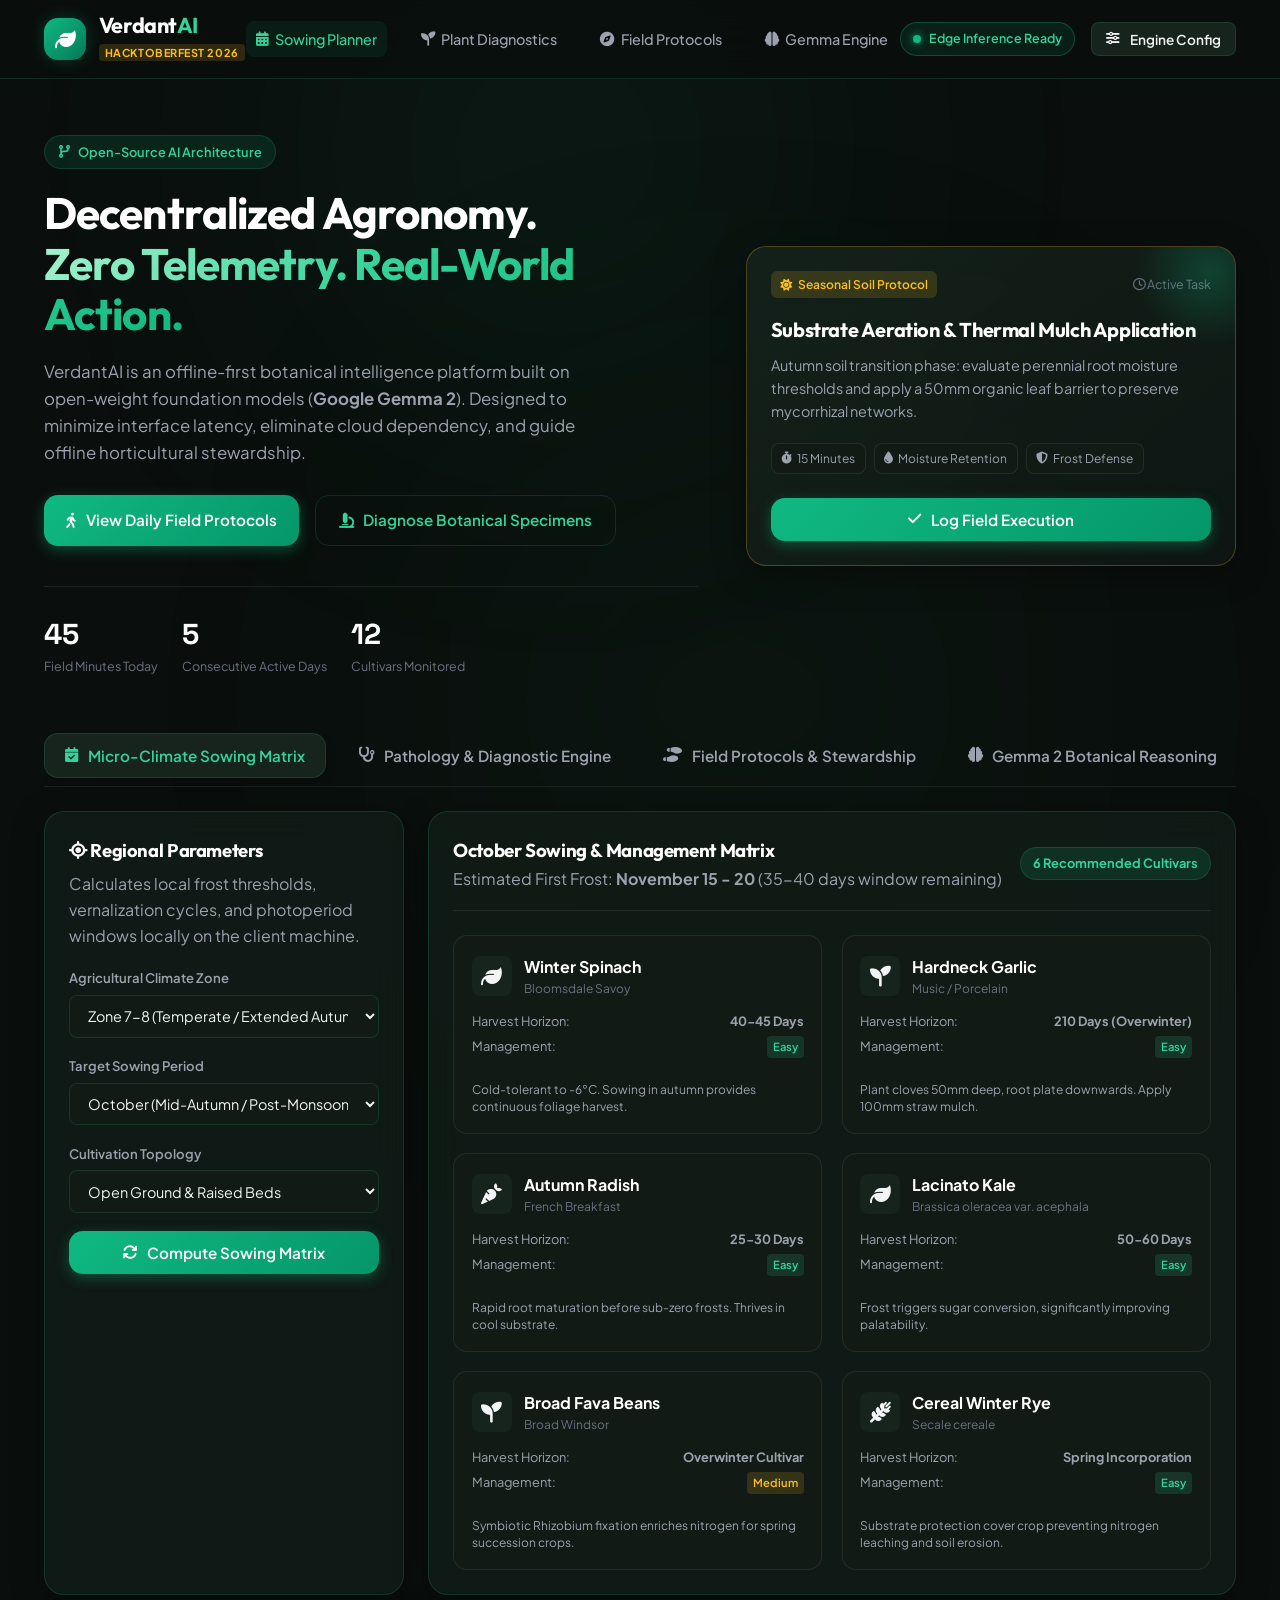
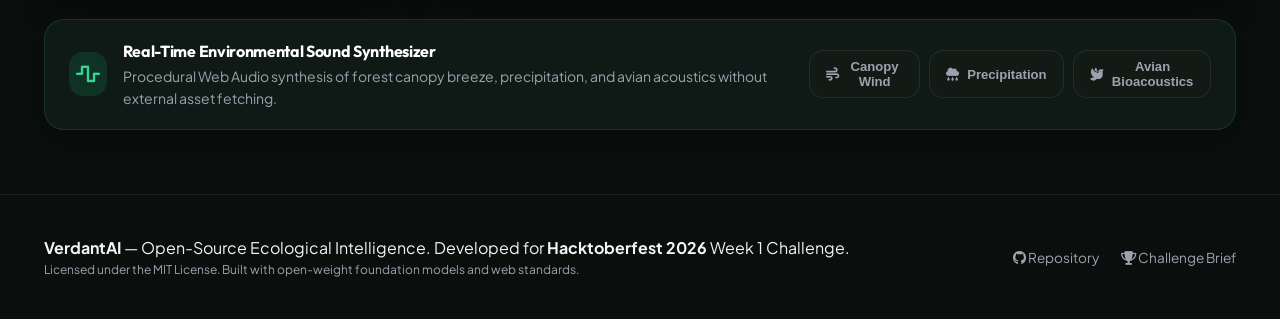
<file: index.html>
<!DOCTYPE html>
<html lang="en">
<head>
    <meta charset="UTF-8">
    <meta name="viewport" content="width=device-width, initial-scale=1.0">
    <title>VerdantAI — Edge-Native Open-Source Flora & Agronomy Companion</title>
    <meta name="description" content="An open-weight AI powered outdoor agronomy and ecological companion designed to reduce screen reliance and facilitate real-world horticulture. Powered by Google Gemma open-weight architecture.">
    <!-- Fonts -->
    <link rel="preconnect" href="https://fonts.googleapis.com">
    <link rel="preconnect" href="https://fonts.gstatic.com" crossorigin>
    <link href="https://fonts.googleapis.com/css2?family=Plus+Jakarta+Sans:wght@300;400;500;600;700;800&family=Space+Grotesk:wght@500;700&family=Outfit:wght@400;600;700;800&display=swap" rel="stylesheet">
    <link rel="stylesheet" href="styles.css">
    <link rel="stylesheet" href="https://cdnjs.cloudflare.com/ajax/libs/font-awesome/6.5.1/css/all.min.css">
</head>
<body class="dark-theme">
    <!-- Ambient Background Lighting -->
    <div class="ambient-glow glow-top"></div>
    <div class="ambient-glow glow-bottom"></div>

    <!-- Header Navigation -->
    <header class="site-header">
        <div class="container header-container">
            <div class="logo-area">
                <div class="logo-icon">
                    <i class="fa-solid fa-leaf"></i>
                </div>
                <div class="logo-text">
                    <h1>Verdant<span>AI</span></h1>
                    <span class="badge-tag">Hacktoberfest 2026</span>
                </div>
            </div>

            <nav class="nav-links">
                <a href="#planner" class="nav-item active"><i class="fa-solid fa-calendar-days"></i> Sowing Planner</a>
                <a href="#doctor" class="nav-item"><i class="fa-solid fa-seedling"></i> Plant Diagnostics</a>
                <a href="#quests" class="nav-item"><i class="fa-solid fa-compass"></i> Field Protocols</a>
                <a href="#gemma-chat" class="nav-item"><i class="fa-solid fa-brain"></i> Gemma Engine</a>
            </nav>

            <div class="header-actions">
                <div class="offline-badge" id="networkStatus">
                    <span class="status-dot online"></span>
                    <span class="status-text">Edge Inference Ready</span>
                </div>
                <button class="btn btn-secondary btn-sm" id="settingsBtn" title="Inference Engine Configuration">
                    <i class="fa-solid fa-sliders"></i> Engine Config
                </button>
            </div>
        </div>
    </header>

    <!-- Main Viewport -->
    <main class="main-content">
        <!-- Hero Section -->
        <section class="hero-section">
            <div class="container hero-layout">
                <div class="hero-content">
                    <div class="pill-badge">
                        <i class="fa-solid fa-code-branch"></i> Open-Source AI Architecture
                    </div>
                    <h2 class="hero-title">
                        Decentralized Agronomy. <br>
                        <span class="gradient-text">Zero Telemetry. Real-World Action.</span>
                    </h2>
                    <p class="hero-subtitle">
                        VerdantAI is an offline-first botanical intelligence platform built on open-weight foundation models (<strong>Google Gemma 2</strong>). Designed to minimize interface latency, eliminate cloud dependency, and guide offline horticultural stewardship.
                    </p>
                    <div class="hero-cta-group">
                        <a href="#quests" class="btn btn-primary">
                            <i class="fa-solid fa-person-walking"></i> View Daily Field Protocols
                        </a>
                        <a href="#doctor" class="btn btn-outline">
                            <i class="fa-solid fa-microscope"></i> Diagnose Botanical Specimens
                        </a>
                    </div>

                    <!-- Metrics -->
                    <div class="outdoor-stats-bar">
                        <div class="stat-card">
                            <span class="stat-num" id="outdoorMinsTotal">45</span>
                            <span class="stat-lbl">Field Minutes Today</span>
                        </div>
                        <div class="stat-card">
                            <span class="stat-num" id="currentStreak">5</span>
                            <span class="stat-lbl">Consecutive Active Days</span>
                        </div>
                        <div class="stat-card">
                            <span class="stat-num" id="plantsNurtured">12</span>
                            <span class="stat-lbl">Cultivars Monitored</span>
                        </div>
                    </div>
                </div>

                <!-- Active Protocol Card -->
                <div class="hero-visual">
                    <div class="glass-card quest-preview-card">
                        <div class="card-glow"></div>
                        <div class="card-header-bar">
                            <div class="chip chip-gold"><i class="fa-solid fa-sun"></i> Seasonal Soil Protocol</div>
                            <span class="time-stamp"><i class="fa-regular fa-clock"></i> Active Task</span>
                        </div>
                        <h3>Substrate Aeration & Thermal Mulch Application</h3>
                        <p class="card-desc">Autumn soil transition phase: evaluate perennial root moisture thresholds and apply a 50mm organic leaf barrier to preserve mycorrhizal networks.</p>
                        
                        <div class="quest-tags">
                            <span class="tag"><i class="fa-solid fa-stopwatch"></i> 15 Minutes</span>
                            <span class="tag"><i class="fa-solid fa-droplet"></i> Moisture Retention</span>
                            <span class="tag"><i class="fa-solid fa-shield-halved"></i> Frost Defense</span>
                        </div>

                        <div class="action-row">
                            <button class="btn btn-primary btn-block" id="completeHeroQuest">
                                <i class="fa-solid fa-check"></i> Log Field Execution
                            </button>
                        </div>
                    </div>
                </div>
            </div>
        </section>

        <!-- Application Workspace -->
        <section class="container app-workspace">
            <div class="tabs-header">
                <button class="tab-btn active" data-tab="plannerTab">
                    <i class="fa-solid fa-calendar-check"></i>
                    <span>Micro-Climate Sowing Matrix</span>
                </button>
                <button class="tab-btn" data-tab="doctorTab">
                    <i class="fa-solid fa-stethoscope"></i>
                    <span>Pathology & Diagnostic Engine</span>
                </button>
                <button class="tab-btn" data-tab="questsTab">
                    <i class="fa-solid fa-shoe-prints"></i>
                    <span>Field Protocols & Stewardship</span>
                </button>
                <button class="tab-btn" data-tab="gemmaChatTab">
                    <i class="fa-solid fa-brain"></i>
                    <span>Gemma 2 Botanical Reasoning</span>
                </button>
            </div>

            <!-- Tab 1: Sowing Matrix -->
            <div class="tab-pane active" id="plannerTab">
                <div class="pane-grid">
                    <!-- Configuration Panel -->
                    <div class="glass-card pane-sidebar">
                        <h3><i class="fa-solid fa-location-crosshairs"></i> Regional Parameters</h3>
                        <p class="text-muted">Calculates local frost thresholds, vernalization cycles, and photoperiod windows locally on the client machine.</p>

                        <form id="climateForm" class="climate-form">
                            <div class="form-group">
                                <label for="climateZone">Agricultural Climate Zone</label>
                                <select id="climateZone" class="form-input">
                                    <option value="zone_temperate_north">Zone 5-6 (Continental / Severe Frost)</option>
                                    <option value="zone_moderate" selected>Zone 7-8 (Temperate / Extended Autumn)</option>
                                    <option value="zone_warm_subtropical">Zone 9-10 (Subtropical / Mild Winter)</option>
                                    <option value="zone_tropical">Zone 11+ (Tropical / Continuous Photoperiod)</option>
                                    <option value="zone_india_monsoon">South Asian Plain (Rabi Autumn-Winter Cycle)</option>
                                </select>
                            </div>

                            <div class="form-group">
                                <label for="currentMonth">Target Sowing Period</label>
                                <select id="currentMonth" class="form-input">
                                    <option value="10" selected>October (Mid-Autumn / Post-Monsoon)</option>
                                    <option value="11">November (Late Autumn Transition)</option>
                                    <option value="12">December (Early Winter)</option>
                                    <option value="1">January (Mid Winter Dormancy)</option>
                                    <option value="2">February (Late Winter Awakening)</option>
                                    <option value="3">March (Early Spring Germination)</option>
                                    <option value="4">April (Mid Spring Vegetation)</option>
                                    <option value="5">May (Late Spring / Early Summer)</option>
                                </select>
                            </div>

                            <div class="form-group">
                                <label for="gardenType">Cultivation Topology</label>
                                <select id="gardenType" class="form-input">
                                    <option value="backyard">Open Ground & Raised Beds</option>
                                    <option value="balcony">High-Density Container Substrates</option>
                                    <option value="indoor_windowsill">Protected Micro-Climates & Cold Frames</option>
                                    <option value="orchard">Perennial Silvopasture & Agroforestry</option>
                                </select>
                            </div>

                            <button type="submit" class="btn btn-primary btn-block">
                                <i class="fa-solid fa-arrows-rotate"></i> Compute Sowing Matrix
                            </button>
                        </form>
                    </div>

                    <!-- Computed Sowing Data -->
                    <div class="glass-card pane-main">
                        <div class="schedule-header">
                            <div>
                                <h3 id="scheduleTitle">October Sowing & Management Matrix</h3>
                                <p class="text-muted" id="frostDateInfo">Estimated First Frost: <strong>November 15 - 20</strong> (35-40 days window remaining)</p>
                            </div>
                            <div class="badge-count" id="recommendedCropsCount">6 Optimal Cultivars</div>
                        </div>

                        <div class="crops-grid" id="cropsGrid">
                            <!-- Populated dynamically via app.js -->
                        </div>
                    </div>
                </div>
            </div>

            <!-- Tab 2: Pathology & Diagnostics -->
            <div class="tab-pane" id="doctorTab">
                <div class="doctor-layout">
                    <div class="glass-card doctor-upload-card">
                        <h3><i class="fa-solid fa-microscope"></i> Specimen Symptom Assessment</h3>
                        <p class="text-muted">Analyze leaf chlorosis, necrotic margins, and pest vectors using localized botanical classification algorithms.</p>

                        <div class="upload-zone" id="dropZone">
                            <input type="file" id="plantPhotoInput" accept="image/*" class="file-input-hidden">
                            <div class="upload-placeholder" id="uploadPlaceholder">
                                <div class="upload-icon-circle">
                                    <i class="fa-solid fa-cloud-arrow-up"></i>
                                </div>
                                <h4>Mount specimen image or load capture</h4>
                                <p class="text-sm">Accepts foliage, root crown, and stem captures (JPEG, PNG, WebP)</p>
                            </div>
                            <div class="preview-container hidden" id="previewContainer">
                                <img id="imagePreview" alt="Specimen Preview" class="plant-preview-img">
                                <button type="button" class="btn-remove-img" id="removeImgBtn" title="Clear image">
                                    <i class="fa-solid fa-xmark"></i>
                                </button>
                            </div>
                        </div>

                        <div class="sample-chips-row">
                            <span class="chip-label">Known Pathology Vectors:</span>
                            <button class="sample-chip" data-sample="yellow_leaves">Interveinal Chlorosis</button>
                            <button class="sample-chip" data-sample="powdery_mildew">Erysiphales Foliar Mycelium</button>
                            <button class="sample-chip" data-sample="pest_bites">Coleopteran / Larval Defoliation</button>
                            <button class="sample-chip" data-sample="brown_tips">Marginal Osmotic Necrosis</button>
                        </div>

                        <div class="form-group mt-3">
                            <label for="symptomNotes">Field Observational Context:</label>
                            <textarea id="symptomNotes" rows="2" class="form-input" placeholder="e.g., Upper foliage curling, saturated loamy substrate, full exposure to southern orientation."></textarea>
                        </div>

                        <button class="btn btn-primary btn-block" id="diagnoseBtn">
                            <i class="fa-solid fa-magnifying-glass"></i> Execute Diagnostic Pipeline
                        </button>
                    </div>

                    <!-- Diagnosis Evaluation -->
                    <div class="glass-card doctor-result-card" id="diagnosisResultBox">
                        <div class="result-placeholder" id="diagnosisPlaceholder">
                            <div class="placeholder-art">
                                <i class="fa-solid fa-vial-circle-check"></i>
                            </div>
                            <h4>Diagnostic Engine Idle</h4>
                            <p class="text-muted">Select a pathology vector or upload a specimen image to execute root-cause analysis and remediation steps.</p>
                        </div>

                        <div class="result-content hidden" id="diagnosisContent">
                            <div class="diagnosis-header">
                                <div>
                                    <span class="confidence-tag" id="diagConfidence">94% Confidence</span>
                                    <h3 id="diagTitle">Nitrogen Starvation & Hypoxic Root Stress</h3>
                                    <p class="text-muted" id="diagPlantFamily">Taxa: Solanaceae / Capsicum / Lycopersicon</p>
                                </div>
                                <button class="btn btn-outline btn-sm" id="speakDiagBtn" title="Text-To-Speech Narration">
                                    <i class="fa-solid fa-volume-high"></i> Hands-Free Audio
                                </button>
                            </div>

                            <div class="diag-section">
                                <h4><i class="fa-solid fa-circle-info"></i> Etiology & Symptomatology</h4>
                                <p id="diagDescription">Chlorotic discoloration across older leaves indicates nitrogen translocation caused by root-zone hypoxia resulting from oversaturated substrate.</p>
                            </div>

                            <div class="diag-remedy-grid">
                                <div class="remedy-box organic">
                                    <h5><i class="fa-solid fa-hand-holding-droplet"></i> Remediation Protocol</h5>
                                    <ul id="diagOutdoorSteps">
                                        <li>Suspend supplemental irrigation until the upper 50mm substrate reaches field capacity.</li>
                                        <li>Perform manual radial root zone aeration 100mm from crown.</li>
                                        <li>Incorporate aerated compost tea to restore mycorrhizal colonization.</li>
                                    </ul>
                                </div>
                                <div class="remedy-box prevention">
                                    <h5><i class="fa-solid fa-shield-heart"></i> Preventive Agronomic Controls</h5>
                                    <p id="diagPrevention">Amend planting beds with coarse organic matter and perlite to enhance substrate porosity and gas exchange.</p>
                                </div>
                            </div>
                        </div>
                    </div>
                </div>
            </div>

            <!-- Tab 3: Field Protocols & Stewardship -->
            <div class="tab-pane" id="questsTab">
                <div class="quests-container">
                    <div class="quests-intro-banner">
                        <div class="banner-text">
                            <h3><i class="fa-solid fa-mountain-sun"></i> Field Operations & Habitat Stewardship</h3>
                            <p>Structured agronomic and ecological protocols formulated to transfer computational workflows into empirical outdoor engagement.</p>
                        </div>
                        <div class="streak-tracker-badge">
                            <div class="streak-flame"><i class="fa-solid fa-award"></i></div>
                            <div>
                                <span class="streak-val" id="boardStreak">5 Days</span>
                                <span class="streak-sub">Field Log Integrity</span>
                            </div>
                        </div>
                    </div>

                    <div class="quest-filters">
                        <button class="filter-btn active" data-filter="all">All Operations</button>
                        <button class="filter-btn" data-filter="micro">Micro Tasks (5-15m)</button>
                        <button class="filter-btn" data-filter="deep">Agronomic Operations (30m+)</button>
                        <button class="filter-btn" data-filter="trail">Ecological Survey</button>
                    </div>

                    <div class="quest-cards-grid" id="questsGrid">
                        <!-- Populated dynamically via app.js -->
                    </div>
                </div>
            </div>

            <!-- Tab 4: Gemma 2 Assistant -->
            <div class="tab-pane" id="gemmaChatTab">
                <div class="gemma-chat-layout">
                    <div class="chat-sidebar glass-card">
                        <div class="sidebar-badge">
                            <i class="fa-brands fa-google"></i> Google Gemma 2 Engine
                        </div>
                        <h3>Open-Weight Intelligence</h3>
                        <p class="text-sm text-muted">
                            Powered by open-weight model architectures. Supports local execution via <strong>Ollama, vLLM, LM Studio</strong>, or edge heuristic kernels with zero data telemetry.
                        </p>

                        <div class="engine-selector-box">
                            <label class="text-xs font-semibold">Active Inference Engine:</label>
                            <select id="aiEngineSelect" class="form-input text-sm">
                                <option value="gemma_embedded">Gemma-2B (Local Edge Knowledge Kernel)</option>
                                <option value="ollama_local">Local Ollama Service (localhost:11434 / Gemma 2)</option>
                                <option value="custom_open">Standard OpenAI / vLLM Endpoint</option>
                            </select>
                        </div>

                        <div class="preset-prompts">
                            <span class="text-xs font-semibold text-muted">Agronomic Inquiries:</span>
                            <button class="prompt-chip" data-prompt="What are optimal companion planting pairings for over-wintering brassicas and root crops?">Companion configurations for cold-season crops</button>
                            <button class="prompt-chip" data-prompt="Detail an accelerated thermophilic composting protocol utilizing autumn carbon inputs.">Accelerated autumn carbon composting</button>
                            <button class="prompt-chip" data-prompt="Explain ecological strategies to enhance solitary bee pollination in urban microclimates.">Urban solitary bee habitat design</button>
                            <button class="prompt-chip" data-prompt="Define an observational protocol for assessing soil aggregate structure in the field.">Field soil structure assessment protocol</button>
                        </div>
                    </div>

                    <div class="chat-main-area glass-card">
                        <div class="chat-messages-container" id="chatMessages">
                            <div class="message-bubble bot-message">
                                <div class="message-avatar"><i class="fa-solid fa-leaf"></i></div>
                                <div class="message-body">
                                    <strong>Verdant Gemma Assistant</strong>
                                    <p>Verdant botanical intelligence online. Running on open-weight architecture. Submit queries regarding soil biochemistry, companion planting, pathology remediation, or seasonal crop management.</p>
                                    <span class="msg-meta">Google Gemma Architecture • Zero Data Exfiltration</span>
                                </div>
                            </div>
                        </div>

                        <form id="chatForm" class="chat-input-bar">
                            <input type="text" id="chatUserInput" placeholder="Enter inquiry regarding substrate biology, phenology, or cultural practices..." autocomplete="off">
                            <button type="button" class="btn-chat-action" id="voiceInputBtn" title="Speech Input Interface">
                                <i class="fa-solid fa-microphone"></i>
                            </button>
                            <button type="submit" class="btn btn-primary btn-icon" id="sendMsgBtn" title="Submit Message">
                                <i class="fa-solid fa-paper-plane"></i>
                            </button>
                        </form>
                    </div>
                </div>
            </div>
        </section>

        <!-- Environmental Sound Synthesizer -->
        <section class="container mt-4 mb-4">
            <div class="glass-card nature-audio-bar">
                <div class="audio-info">
                    <div class="audio-icon"><i class="fa-solid fa-wave-square"></i></div>
                    <div>
                        <h4>Real-Time Environmental Sound Synthesizer</h4>
                        <p class="text-sm text-muted">Procedural Web Audio synthesis of forest canopy breeze, precipitation, and avian acoustics without external asset fetching.</p>
                    </div>
                </div>
                <div class="audio-controls">
                    <button class="btn-audio-toggle" id="toggleForestAudio" data-sound="forest">
                        <i class="fa-solid fa-wind"></i> Canopy Wind
                    </button>
                    <button class="btn-audio-toggle" id="toggleRainAudio" data-sound="rain">
                        <i class="fa-solid fa-cloud-rain"></i> Precipitation
                    </button>
                    <button class="btn-audio-toggle" id="toggleBirdsAudio" data-sound="birds">
                        <i class="fa-solid fa-dove"></i> Avian Bioacoustics
                    </button>
                </div>
            </div>
        </section>
    </main>

    <!-- Configuration Modal -->
    <div class="modal-overlay hidden" id="settingsModal">
        <div class="modal-box glass-card">
            <div class="modal-header">
                <h3><i class="fa-solid fa-sliders"></i> Engine Architecture Configuration</h3>
                <button class="modal-close" id="closeSettingsBtn" title="Close"><i class="fa-solid fa-xmark"></i></button>
            </div>
            <div class="modal-body">
                <div class="form-group">
                    <label>Foundation Model Selection</label>
                    <select id="modalModelFamily" class="form-input">
                        <option value="gemma2-2b">Google Gemma 2 (2B Parameters - Ultra-Lightweight Edge)</option>
                        <option value="gemma2-9b" selected>Google Gemma 2 (9B Parameters - Standard Agronomy Precision)</option>
                        <option value="gemma2-27b">Google Gemma 2 (27B Parameters - Deep Analytical Mode)</option>
                        <option value="custom">Standard Open-Weight Model (Llama-3 / Mistral)</option>
                    </select>
                </div>

                <div class="form-group">
                    <label>Local Inference Endpoint (Ollama / LocalAI / vLLM)</label>
                    <input type="text" id="ollamaEndpointInput" class="form-input" value="http://localhost:11434" placeholder="http://localhost:11434">
                    <span class="text-xs text-muted">Configure your local HTTP inference daemon for offline compute.</span>
                </div>

                <div class="form-group">
                    <label>Bearer Token / Authorization Header (Optional)</label>
                    <input type="password" id="customApiKeyInput" class="form-input" placeholder="Optional bearer token for secured inference nodes">
                </div>

                <div class="toggle-row">
                    <label for="offlineModeToggle">Enforce Zero-Telemetry Offline Mode</label>
                    <input type="checkbox" id="offlineModeToggle" checked>
                </div>
            </div>
            <div class="modal-footer">
                <button class="btn btn-primary btn-block" id="saveSettingsBtn">Commit Engine Parameters</button>
            </div>
        </div>
    </div>

    <!-- Notification Toasts -->
    <div class="toast-container" id="toastContainer"></div>

    <!-- Footer -->
    <footer class="site-footer">
        <div class="container footer-content">
            <div class="footer-left">
                <p><strong>VerdantAI</strong> — Open-Source Ecological Intelligence. Developed for <strong>Hacktoberfest 2026</strong> Week 1 Challenge.</p>
                <p class="text-xs text-muted">Licensed under the MIT License. Built with open-weight foundation models and web standards.</p>
            </div>
            <div class="footer-right">
                <a href="https://github.com/Kunal-CodeLab/verdant-ai" target="_blank" class="footer-link"><i class="fa-brands fa-github"></i> Repository</a>
                <a href="https://dev.to/challenges/hacktoberfest-week1-2026-10-05" target="_blank" class="footer-link"><i class="fa-solid fa-trophy"></i> Challenge Brief</a>
            </div>
        </div>
    </footer>

    <script src="app.js"></script>
</body>
</html>
</file>
<file: styles.css>
/* ==========================================================================
   VerdantAI — Design System & Stylesheet (Hacktoberfest 2026: Touch Grass)
   Theme: Sleek Botanical Dark Mode + Glassmorphism & Emerald Glows
   ========================================================================== */

:root {
    /* Color Palette */
    --bg-base: #0a0f0d;
    --bg-surface: #111a15;
    --bg-surface-elevated: #16241d;
    --bg-glass: rgba(18, 30, 24, 0.75);
    --bg-glass-hover: rgba(24, 42, 33, 0.85);
    
    /* Emerald & Botanical Accents */
    --emerald-primary: #10b981;
    --emerald-light: #34d399;
    --emerald-dark: #059669;
    --emerald-glow: rgba(16, 185, 129, 0.25);
    
    /* Complementary Accents */
    --gold-accent: #fbbf24;
    --gold-glow: rgba(251, 191, 36, 0.2);
    --leaf-accent: #84cc16;
    --sky-accent: #38bdf8;
    --rose-accent: #fb7185;
    
    /* Typography Colors */
    --text-primary: #f3f4f6;
    --text-secondary: #9ca3af;
    --text-muted: #6b7280;
    --text-inverse: #064e3b;
    
    /* Borders & Outlines */
    --border-glass: rgba(52, 211, 153, 0.15);
    --border-light: rgba(255, 255, 255, 0.08);
    --border-active: rgba(16, 185, 129, 0.5);
    
    /* Shadows & Radii */
    --radius-sm: 8px;
    --radius-md: 14px;
    --radius-lg: 20px;
    --radius-xl: 28px;
    --shadow-glass: 0 8px 32px 0 rgba(0, 0, 0, 0.37);
    --shadow-glow: 0 0 25px rgba(16, 185, 129, 0.15);
    
    /* Transitions */
    --transition-fast: 0.15s ease;
    --transition-base: 0.25s ease;
    --transition-smooth: 0.4s cubic-bezier(0.16, 1, 0.3, 1);
}

* {
    box-sizing: border-box;
    margin: 0;
    padding: 0;
}

html {
    scroll-behavior: smooth;
}

body {
    font-family: 'Plus Jakarta Sans', -apple-system, BlinkMacSystemFont, sans-serif;
    background-color: var(--bg-base);
    color: var(--text-primary);
    line-height: 1.6;
    min-height: 100vh;
    overflow-x: hidden;
    position: relative;
}

/* Ambient Background Lights */
.ambient-glow {
    position: fixed;
    border-radius: 50%;
    filter: blur(140px);
    pointer-events: none;
    z-index: 0;
}

.glow-top {
    top: -150px;
    left: 20%;
    width: 600px;
    height: 600px;
    background: radial-gradient(circle, rgba(16, 185, 129, 0.15), transparent 70%);
}

.glow-bottom {
    bottom: -150px;
    right: 15%;
    width: 700px;
    height: 700px;
    background: radial-gradient(circle, rgba(20, 83, 45, 0.2), transparent 70%);
}

/* Container */
.container {
    max-width: 1240px;
    margin: 0 auto;
    padding: 0 1.5rem;
    position: relative;
    z-index: 1;
}

/* Typography Utilities */
h1, h2, h3, h4, h5, h6 {
    font-family: 'Outfit', sans-serif;
    color: #fff;
    font-weight: 700;
    letter-spacing: -0.02em;
}

.gradient-text {
    background: linear-gradient(135deg, #a7f3d0 0%, #34d399 50%, #10b981 100%);
    -webkit-background-clip: text;
    -webkit-text-fill-color: transparent;
}

.text-muted { color: var(--text-secondary); }
.text-sm { font-size: 0.875rem; }
.text-xs { font-size: 0.75rem; }
.mt-3 { margin-top: 1rem; }
.mt-4 { margin-top: 1.5rem; }
.mb-4 { margin-bottom: 1.5rem; }
.hidden { display: none !important; }

/* Buttons */
.btn {
    display: inline-flex;
    align-items: center;
    justify-content: center;
    gap: 0.6rem;
    font-family: 'Plus Jakarta Sans', sans-serif;
    font-weight: 600;
    font-size: 0.95rem;
    padding: 0.75rem 1.4rem;
    border-radius: var(--radius-md);
    cursor: pointer;
    border: none;
    outline: none;
    transition: all var(--transition-base);
    text-decoration: none;
}

.btn-sm {
    padding: 0.45rem 0.9rem;
    font-size: 0.85rem;
    border-radius: var(--radius-sm);
}

.btn-primary {
    background: linear-gradient(135deg, #10b981 0%, #059669 100%);
    color: #fff;
    box-shadow: 0 4px 14px rgba(16, 185, 129, 0.35);
}

.btn-primary:hover {
    background: linear-gradient(135deg, #34d399 0%, #10b981 100%);
    transform: translateY(-2px);
    box-shadow: 0 6px 20px rgba(16, 185, 129, 0.5);
}

.btn-secondary {
    background: var(--bg-surface-elevated);
    color: var(--text-primary);
    border: 1px solid var(--border-glass);
}

.btn-secondary:hover {
    background: var(--bg-glass-hover);
    border-color: var(--emerald-primary);
}

.btn-outline {
    background: transparent;
    color: var(--emerald-light);
    border: 1px solid var(--border-glass);
}

.btn-outline:hover {
    background: rgba(16, 185, 129, 0.1);
    border-color: var(--emerald-light);
}

.btn-block {
    width: 100%;
}

.btn-icon {
    width: 44px;
    height: 44px;
    padding: 0;
    border-radius: var(--radius-md);
}

/* Glass Cards */
.glass-card {
    background: var(--bg-glass);
    backdrop-filter: blur(16px);
    -webkit-backdrop-filter: blur(16px);
    border: 1px solid var(--border-glass);
    border-radius: var(--radius-lg);
    padding: 1.5rem;
    box-shadow: var(--shadow-glass);
    position: relative;
    overflow: hidden;
}

/* Header */
.site-header {
    position: sticky;
    top: 0;
    z-index: 100;
    background: rgba(10, 15, 13, 0.85);
    backdrop-filter: blur(20px);
    border-bottom: 1px solid var(--border-glass);
    padding: 0.9rem 0;
}

.header-container {
    display: flex;
    align-items: center;
    justify-content: space-between;
}

.logo-area {
    display: flex;
    align-items: center;
    gap: 0.8rem;
}

.logo-icon {
    width: 42px;
    height: 42px;
    background: linear-gradient(135deg, #10b981, #047857);
    border-radius: var(--radius-md);
    display: flex;
    align-items: center;
    justify-content: center;
    font-size: 1.3rem;
    color: #fff;
    box-shadow: 0 0 15px var(--emerald-glow);
}

.logo-text h1 {
    font-size: 1.35rem;
    line-height: 1.1;
}

.logo-text h1 span {
    color: var(--emerald-light);
}

.badge-tag {
    font-size: 0.68rem;
    background: rgba(251, 191, 36, 0.15);
    color: var(--gold-accent);
    padding: 2px 6px;
    border-radius: 4px;
    font-weight: 700;
    letter-spacing: 0.05em;
    text-transform: uppercase;
}

.nav-links {
    display: flex;
    gap: 1.5rem;
}

.nav-item {
    color: var(--text-secondary);
    text-decoration: none;
    font-size: 0.9rem;
    font-weight: 500;
    display: flex;
    align-items: center;
    gap: 0.4rem;
    transition: var(--transition-fast);
    padding: 0.4rem 0.6rem;
    border-radius: var(--radius-sm);
}

.nav-item:hover, .nav-item.active {
    color: var(--emerald-light);
    background: rgba(16, 185, 129, 0.08);
}

.header-actions {
    display: flex;
    align-items: center;
    gap: 1rem;
}

.offline-badge {
    display: flex;
    align-items: center;
    gap: 0.5rem;
    background: rgba(16, 185, 129, 0.1);
    border: 1px solid rgba(16, 185, 129, 0.3);
    padding: 0.35rem 0.75rem;
    border-radius: 20px;
    font-size: 0.78rem;
    font-weight: 600;
    color: var(--emerald-light);
}

.status-dot {
    width: 8px;
    height: 8px;
    border-radius: 50%;
    background: var(--emerald-primary);
    box-shadow: 0 0 8px var(--emerald-primary);
    animation: pulseGlow 2s infinite ease-in-out;
}

@keyframes pulseGlow {
    0%, 100% { opacity: 1; transform: scale(1); }
    50% { opacity: 0.5; transform: scale(0.85); }
}

/* Hero Section */
.hero-section {
    padding: 3.5rem 0 2.5rem 0;
}

.hero-layout {
    display: grid;
    grid-template-columns: 1.2fr 0.9fr;
    gap: 3rem;
    align-items: center;
}

.pill-badge {
    display: inline-flex;
    align-items: center;
    gap: 0.5rem;
    background: rgba(16, 185, 129, 0.12);
    border: 1px solid var(--border-glass);
    color: var(--emerald-light);
    font-size: 0.8rem;
    font-weight: 600;
    padding: 0.35rem 0.85rem;
    border-radius: 30px;
    margin-bottom: 1.2rem;
}

.hero-title {
    font-size: 2.75rem;
    line-height: 1.15;
    margin-bottom: 1.2rem;
}

.hero-subtitle {
    font-size: 1.05rem;
    color: var(--text-secondary);
    margin-bottom: 1.8rem;
    max-width: 540px;
}

.hero-cta-group {
    display: flex;
    gap: 1rem;
    margin-bottom: 2.5rem;
    flex-wrap: wrap;
}

.outdoor-stats-bar {
    display: flex;
    gap: 1.5rem;
    padding-top: 1.5rem;
    border-top: 1px solid var(--border-light);
}

.stat-card {
    display: flex;
    flex-direction: column;
}

.stat-num {
    font-family: 'Space Grotesk', sans-serif;
    font-size: 1.8rem;
    font-weight: 700;
    color: #fff;
}

.stat-lbl {
    font-size: 0.78rem;
    color: var(--text-muted);
}

/* Quest Preview Card */
.quest-preview-card {
    border-color: rgba(251, 191, 36, 0.25);
    background: linear-gradient(145deg, rgba(22, 36, 29, 0.85) 0%, rgba(14, 23, 19, 0.9) 100%);
}

.card-glow {
    position: absolute;
    top: -50px;
    right: -50px;
    width: 150px;
    height: 150px;
    background: radial-gradient(circle, var(--emerald-glow), transparent 70%);
}

.card-header-bar {
    display: flex;
    justify-content: space-between;
    align-items: center;
    margin-bottom: 1rem;
}

.chip {
    font-size: 0.75rem;
    font-weight: 600;
    padding: 0.25rem 0.6rem;
    border-radius: 6px;
    display: inline-flex;
    align-items: center;
    gap: 0.35rem;
}

.chip-gold {
    background: rgba(251, 191, 36, 0.15);
    color: var(--gold-accent);
}

.time-stamp {
    font-size: 0.78rem;
    color: var(--text-muted);
}

.quest-preview-card h3 {
    font-size: 1.25rem;
    margin-bottom: 0.5rem;
}

.card-desc {
    font-size: 0.9rem;
    color: var(--text-secondary);
    margin-bottom: 1.2rem;
}

.quest-tags {
    display: flex;
    gap: 0.5rem;
    flex-wrap: wrap;
    margin-bottom: 1.5rem;
}

.tag {
    background: var(--bg-surface);
    border: 1px solid var(--border-light);
    color: var(--text-secondary);
    font-size: 0.75rem;
    padding: 0.3rem 0.6rem;
    border-radius: var(--radius-sm);
    display: inline-flex;
    align-items: center;
    gap: 0.3rem;
}

/* App Workspace Tabs */
.app-workspace {
    margin-top: 1rem;
}

.tabs-header {
    display: flex;
    gap: 0.75rem;
    margin-bottom: 1.5rem;
    border-bottom: 1px solid var(--border-light);
    padding-bottom: 0.5rem;
    overflow-x: auto;
}

.tab-btn {
    background: transparent;
    border: none;
    color: var(--text-secondary);
    font-family: 'Plus Jakarta Sans', sans-serif;
    font-size: 0.95rem;
    font-weight: 600;
    padding: 0.75rem 1.25rem;
    border-radius: var(--radius-md);
    cursor: pointer;
    display: flex;
    align-items: center;
    gap: 0.6rem;
    transition: all var(--transition-fast);
    white-space: nowrap;
}

.tab-btn:hover {
    color: var(--text-primary);
    background: rgba(255, 255, 255, 0.04);
}

.tab-btn.active {
    background: var(--bg-surface-elevated);
    color: var(--emerald-light);
    border: 1px solid var(--border-glass);
    box-shadow: 0 4px 12px rgba(0, 0, 0, 0.2);
}

.tab-pane {
    display: none;
    animation: fadeIn 0.3s ease;
}

.tab-pane.active {
    display: block;
}

@keyframes fadeIn {
    from { opacity: 0; transform: translateY(6px); }
    to { opacity: 1; transform: translateY(0); }
}

/* Tab 1: Planner Grid */
.pane-grid {
    display: grid;
    grid-template-columns: 360px 1fr;
    gap: 1.5rem;
}

.pane-sidebar h3 {
    margin-bottom: 0.4rem;
    font-size: 1.15rem;
}

.climate-form {
    margin-top: 1.2rem;
    display: flex;
    flex-direction: column;
    gap: 1.1rem;
}

.form-group {
    display: flex;
    flex-direction: column;
    gap: 0.4rem;
}

.form-group label {
    font-size: 0.82rem;
    font-weight: 600;
    color: var(--text-secondary);
}

.form-input {
    background: var(--bg-surface);
    border: 1px solid var(--border-glass);
    color: var(--text-primary);
    font-family: inherit;
    font-size: 0.9rem;
    padding: 0.65rem 0.85rem;
    border-radius: var(--radius-sm);
    outline: none;
    transition: var(--transition-fast);
}

.form-input:focus {
    border-color: var(--emerald-light);
    box-shadow: 0 0 0 3px var(--emerald-glow);
}

select.form-input {
    cursor: pointer;
}

.schedule-header {
    display: flex;
    justify-content: space-between;
    align-items: center;
    padding-bottom: 1.2rem;
    border-bottom: 1px solid var(--border-light);
    margin-bottom: 1.5rem;
}

.badge-count {
    background: rgba(16, 185, 129, 0.15);
    color: var(--emerald-light);
    font-size: 0.8rem;
    font-weight: 700;
    padding: 0.35rem 0.75rem;
    border-radius: 20px;
    border: 1px solid var(--border-glass);
}

.crops-grid {
    display: grid;
    grid-template-columns: repeat(auto-fill, minmax(240px, 1fr));
    gap: 1.2rem;
}

.crop-card {
    background: var(--bg-surface);
    border: 1px solid var(--border-light);
    border-radius: var(--radius-md);
    padding: 1.1rem;
    transition: all var(--transition-base);
    display: flex;
    flex-direction: column;
    justify-content: space-between;
}

.crop-card:hover {
    border-color: var(--emerald-primary);
    transform: translateY(-3px);
    box-shadow: var(--shadow-glow);
}

.crop-top {
    display: flex;
    align-items: center;
    gap: 0.75rem;
    margin-bottom: 0.75rem;
}

.crop-icon-box {
    width: 40px;
    height: 40px;
    background: var(--bg-surface-elevated);
    border-radius: var(--radius-sm);
    display: flex;
    align-items: center;
    justify-content: center;
    font-size: 1.3rem;
}

.crop-name {
    font-size: 1rem;
    font-weight: 700;
    color: #fff;
}

.crop-variety {
    font-size: 0.75rem;
    color: var(--text-muted);
}

.crop-meta {
    font-size: 0.8rem;
    color: var(--text-secondary);
    display: flex;
    flex-direction: column;
    gap: 0.3rem;
    margin-bottom: 1rem;
}

.crop-meta-row {
    display: flex;
    justify-content: space-between;
}

.crop-difficulty {
    font-size: 0.7rem;
    padding: 2px 6px;
    border-radius: 4px;
    font-weight: 600;
}

.diff-easy { background: rgba(52, 211, 153, 0.15); color: #34d399; }
.diff-med { background: rgba(251, 191, 36, 0.15); color: #fbbf24; }

/* Tab 2: Flora Doctor */
.doctor-layout {
    display: grid;
    grid-template-columns: 1fr 1fr;
    gap: 1.5rem;
}

.upload-zone {
    border: 2px dashed var(--border-glass);
    border-radius: var(--radius-md);
    background: var(--bg-surface);
    padding: 2rem 1.5rem;
    text-align: center;
    cursor: pointer;
    transition: all var(--transition-base);
    margin: 1.2rem 0 1rem 0;
    position: relative;
}

.upload-zone:hover, .upload-zone.dragover {
    border-color: var(--emerald-light);
    background: rgba(16, 185, 129, 0.05);
}

.file-input-hidden {
    position: absolute;
    inset: 0;
    opacity: 0;
    cursor: pointer;
    width: 100%;
    height: 100%;
}

.upload-icon-circle {
    width: 56px;
    height: 56px;
    background: var(--bg-surface-elevated);
    border-radius: 50%;
    display: flex;
    align-items: center;
    justify-content: center;
    font-size: 1.5rem;
    color: var(--emerald-light);
    margin: 0 auto 0.8rem auto;
}

.preview-container {
    position: relative;
    max-height: 220px;
    overflow: hidden;
    border-radius: var(--radius-sm);
}

.plant-preview-img {
    width: 100%;
    max-height: 220px;
    object-fit: cover;
    border-radius: var(--radius-sm);
}

.btn-remove-img {
    position: absolute;
    top: 8px;
    right: 8px;
    background: rgba(0, 0, 0, 0.7);
    color: #fff;
    border: none;
    width: 28px;
    height: 28px;
    border-radius: 50%;
    cursor: pointer;
}

.sample-chips-row {
    display: flex;
    gap: 0.5rem;
    flex-wrap: wrap;
    align-items: center;
    margin-bottom: 0.75rem;
}

.chip-label {
    font-size: 0.78rem;
    color: var(--text-muted);
}

.sample-chip {
    background: var(--bg-surface);
    border: 1px solid var(--border-light);
    color: var(--text-secondary);
    font-size: 0.75rem;
    padding: 0.35rem 0.65rem;
    border-radius: 20px;
    cursor: pointer;
    transition: var(--transition-fast);
}

.sample-chip:hover, .sample-chip.active {
    color: #fff;
    border-color: var(--emerald-primary);
    background: rgba(16, 185, 129, 0.12);
}

/* Diagnosis Results */
.result-placeholder {
    display: flex;
    flex-direction: column;
    align-items: center;
    justify-content: center;
    text-align: center;
    min-height: 380px;
    padding: 2rem;
}

.placeholder-art {
    font-size: 3.5rem;
    color: var(--text-muted);
    margin-bottom: 1rem;
}

.confidence-tag {
    background: rgba(16, 185, 129, 0.15);
    color: var(--emerald-light);
    font-size: 0.75rem;
    font-weight: 700;
    padding: 2px 8px;
    border-radius: 4px;
    display: inline-block;
    margin-bottom: 0.4rem;
}

.diagnosis-header {
    display: flex;
    justify-content: space-between;
    align-items: flex-start;
    padding-bottom: 1rem;
    border-bottom: 1px solid var(--border-light);
    margin-bottom: 1.2rem;
}

.diag-section {
    margin-bottom: 1.4rem;
}

.diag-section h4 {
    font-size: 0.95rem;
    margin-bottom: 0.4rem;
    color: var(--emerald-light);
}

.diag-remedy-grid {
    display: grid;
    grid-template-columns: 1fr 1fr;
    gap: 1rem;
}

.remedy-box {
    background: var(--bg-surface);
    border: 1px solid var(--border-light);
    padding: 1rem;
    border-radius: var(--radius-md);
}

.remedy-box h5 {
    font-size: 0.85rem;
    margin-bottom: 0.6rem;
    display: flex;
    align-items: center;
    gap: 0.4rem;
}

.remedy-box.organic h5 { color: var(--emerald-light); }
.remedy-box.prevention h5 { color: var(--gold-accent); }

.remedy-box ul {
    list-style-position: inside;
    font-size: 0.82rem;
    color: var(--text-secondary);
    display: flex;
    flex-direction: column;
    gap: 0.4rem;
}

.remedy-box p {
    font-size: 0.82rem;
    color: var(--text-secondary);
}

/* Tab 3: "Touch Grass" Quests */
.quests-intro-banner {
    display: flex;
    justify-content: space-between;
    align-items: center;
    background: linear-gradient(135deg, rgba(16, 185, 129, 0.15) 0%, rgba(5, 150, 105, 0.05) 100%);
    border: 1px solid var(--border-glass);
    padding: 1.5rem;
    border-radius: var(--radius-lg);
    margin-bottom: 1.5rem;
}

.banner-text h3 {
    font-size: 1.3rem;
    margin-bottom: 0.4rem;
}

.banner-text p {
    font-size: 0.9rem;
    color: var(--text-secondary);
    max-width: 680px;
}

.streak-tracker-badge {
    display: flex;
    align-items: center;
    gap: 0.8rem;
    background: var(--bg-surface);
    border: 1px solid var(--gold-accent);
    padding: 0.6rem 1.2rem;
    border-radius: var(--radius-md);
    box-shadow: 0 0 15px var(--gold-glow);
}

.streak-flame {
    font-size: 1.8rem;
    color: var(--gold-accent);
}

.streak-val {
    font-family: 'Space Grotesk', sans-serif;
    font-size: 1.3rem;
    font-weight: 700;
    color: #fff;
    display: block;
    line-height: 1;
}

.streak-sub {
    font-size: 0.7rem;
    color: var(--text-muted);
}

.quest-filters {
    display: flex;
    gap: 0.6rem;
    margin-bottom: 1.5rem;
}

.filter-btn {
    background: var(--bg-surface);
    border: 1px solid var(--border-light);
    color: var(--text-secondary);
    font-size: 0.85rem;
    padding: 0.45rem 1rem;
    border-radius: 20px;
    cursor: pointer;
    font-weight: 600;
    transition: var(--transition-fast);
}

.filter-btn.active, .filter-btn:hover {
    background: var(--emerald-primary);
    color: #fff;
    border-color: var(--emerald-primary);
}

.quest-cards-grid {
    display: grid;
    grid-template-columns: repeat(auto-fill, minmax(320px, 1fr));
    gap: 1.2rem;
}

.quest-card {
    background: var(--bg-surface);
    border: 1px solid var(--border-glass);
    border-radius: var(--radius-md);
    padding: 1.25rem;
    display: flex;
    flex-direction: column;
    justify-content: space-between;
    transition: all var(--transition-base);
}

.quest-card:hover {
    border-color: var(--emerald-primary);
    transform: translateY(-2px);
    box-shadow: var(--shadow-glow);
}

.quest-card.completed {
    border-color: rgba(16, 185, 129, 0.3);
    opacity: 0.75;
}

.quest-header-row {
    display: flex;
    justify-content: space-between;
    align-items: center;
    margin-bottom: 0.75rem;
}

.quest-category-chip {
    font-size: 0.7rem;
    font-weight: 700;
    padding: 2px 7px;
    border-radius: 4px;
    text-transform: uppercase;
}

.cat-micro { background: rgba(56, 189, 248, 0.15); color: var(--sky-accent); }
.cat-deep { background: rgba(16, 185, 129, 0.15); color: var(--emerald-light); }
.cat-trail { background: rgba(251, 191, 36, 0.15); color: var(--gold-accent); }

.quest-xp {
    font-size: 0.78rem;
    font-weight: 700;
    color: var(--gold-accent);
}

.quest-title {
    font-size: 1.05rem;
    margin-bottom: 0.4rem;
}

.quest-desc {
    font-size: 0.85rem;
    color: var(--text-secondary);
    margin-bottom: 1.2rem;
}

.quest-footer {
    display: flex;
    justify-content: space-between;
    align-items: center;
}

.quest-duration {
    font-size: 0.78rem;
    color: var(--text-muted);
}

/* Tab 4: Gemma Assistant */
.gemma-chat-layout {
    display: grid;
    grid-template-columns: 320px 1fr;
    gap: 1.5rem;
    height: 600px;
}

.chat-sidebar {
    display: flex;
    flex-direction: column;
    gap: 1rem;
}

.sidebar-badge {
    background: rgba(66, 133, 244, 0.15);
    color: #60a5fa;
    font-size: 0.75rem;
    font-weight: 700;
    padding: 4px 8px;
    border-radius: 4px;
    display: inline-flex;
    align-items: center;
    gap: 0.4rem;
    width: fit-content;
}

.preset-prompts {
    display: flex;
    flex-direction: column;
    gap: 0.5rem;
    margin-top: 0.5rem;
}

.prompt-chip {
    background: var(--bg-surface);
    border: 1px solid var(--border-light);
    color: var(--text-secondary);
    font-size: 0.78rem;
    padding: 0.5rem 0.75rem;
    border-radius: var(--radius-sm);
    text-align: left;
    cursor: pointer;
    transition: var(--transition-fast);
}

.prompt-chip:hover {
    color: var(--text-primary);
    border-color: var(--emerald-primary);
    background: rgba(16, 185, 129, 0.08);
}

.chat-main-area {
    display: flex;
    flex-direction: column;
    height: 100%;
    padding: 1.2rem;
}

.chat-messages-container {
    flex: 1;
    overflow-y: auto;
    padding-right: 0.5rem;
    display: flex;
    flex-direction: column;
    gap: 1rem;
}

.message-bubble {
    display: flex;
    gap: 0.75rem;
    max-width: 85%;
}

.message-bubble.user-message {
    align-self: flex-end;
    flex-direction: row-reverse;
}

.message-avatar {
    width: 36px;
    height: 36px;
    border-radius: 50%;
    background: var(--bg-surface-elevated);
    border: 1px solid var(--border-glass);
    display: flex;
    align-items: center;
    justify-content: center;
    font-size: 1rem;
    color: var(--emerald-light);
    flex-shrink: 0;
}

.user-message .message-avatar {
    background: var(--emerald-primary);
    color: #fff;
}

.message-body {
    background: var(--bg-surface);
    border: 1px solid var(--border-glass);
    padding: 0.85rem 1.1rem;
    border-radius: var(--radius-md);
    font-size: 0.9rem;
}

.user-message .message-body {
    background: linear-gradient(135deg, #10b981 0%, #059669 100%);
    color: #fff;
    border-color: transparent;
}

.msg-meta {
    display: block;
    font-size: 0.7rem;
    color: var(--text-muted);
    margin-top: 0.4rem;
}

.chat-input-bar {
    display: flex;
    gap: 0.6rem;
    margin-top: 1rem;
    padding-top: 0.8rem;
    border-top: 1px solid var(--border-light);
}

.chat-input-bar input {
    flex: 1;
    background: var(--bg-surface);
    border: 1px solid var(--border-glass);
    color: #fff;
    padding: 0.75rem 1rem;
    border-radius: var(--radius-md);
    font-size: 0.9rem;
    outline: none;
}

.chat-input-bar input:focus {
    border-color: var(--emerald-light);
}

.btn-chat-action {
    background: var(--bg-surface-elevated);
    border: 1px solid var(--border-glass);
    color: var(--text-secondary);
    width: 44px;
    height: 44px;
    border-radius: var(--radius-md);
    cursor: pointer;
    transition: var(--transition-fast);
}

.btn-chat-action:hover, .btn-chat-action.recording {
    color: #fff;
    background: var(--rose-accent);
    border-color: var(--rose-accent);
}

/* Audio Ambience Bar */
.nature-audio-bar {
    display: flex;
    justify-content: space-between;
    align-items: center;
    padding: 1.2rem 1.5rem;
}

.audio-info {
    display: flex;
    align-items: center;
    gap: 1rem;
}

.audio-icon {
    width: 44px;
    height: 44px;
    background: rgba(16, 185, 129, 0.15);
    border-radius: var(--radius-md);
    display: flex;
    align-items: center;
    justify-content: center;
    color: var(--emerald-light);
    font-size: 1.2rem;
}

.audio-controls {
    display: flex;
    gap: 0.6rem;
}

.btn-audio-toggle {
    background: var(--bg-surface);
    border: 1px solid var(--border-light);
    color: var(--text-secondary);
    padding: 0.5rem 1rem;
    border-radius: var(--radius-md);
    font-size: 0.82rem;
    font-weight: 600;
    cursor: pointer;
    display: flex;
    align-items: center;
    gap: 0.5rem;
    transition: var(--transition-fast);
}

.btn-audio-toggle:hover {
    color: var(--text-primary);
    border-color: var(--emerald-primary);
}

.btn-audio-toggle.active {
    background: rgba(16, 185, 129, 0.2);
    border-color: var(--emerald-primary);
    color: var(--emerald-light);
}

/* Modal */
.modal-overlay {
    position: fixed;
    inset: 0;
    background: rgba(0, 0, 0, 0.75);
    backdrop-filter: blur(8px);
    z-index: 1000;
    display: flex;
    align-items: center;
    justify-content: center;
    padding: 1rem;
}

.modal-box {
    width: 100%;
    max-width: 500px;
    background: var(--bg-surface-elevated);
    border: 1px solid var(--border-glass);
    padding: 2rem;
}

.modal-header {
    display: flex;
    justify-content: space-between;
    align-items: center;
    margin-bottom: 1.5rem;
}

.modal-close {
    background: transparent;
    border: none;
    color: var(--text-muted);
    font-size: 1.2rem;
    cursor: pointer;
}

.modal-close:hover { color: #fff; }

.modal-body {
    display: flex;
    flex-direction: column;
    gap: 1.2rem;
    margin-bottom: 1.5rem;
}

.toggle-row {
    display: flex;
    justify-content: space-between;
    align-items: center;
    font-size: 0.85rem;
}

/* Toast Notifications */
.toast-container {
    position: fixed;
    bottom: 24px;
    right: 24px;
    z-index: 9999;
    display: flex;
    flex-direction: column;
    gap: 0.6rem;
}

.toast {
    background: var(--bg-surface-elevated);
    border: 1px solid var(--emerald-primary);
    color: #fff;
    padding: 0.8rem 1.2rem;
    border-radius: var(--radius-md);
    box-shadow: var(--shadow-glass);
    font-size: 0.88rem;
    display: flex;
    align-items: center;
    gap: 0.6rem;
    animation: toastSlide 0.3s ease;
}

@keyframes toastSlide {
    from { transform: translateX(100%); opacity: 0; }
    to { transform: translateX(0); opacity: 1; }
}

/* Footer */
.site-footer {
    border-top: 1px solid var(--border-light);
    padding: 2.5rem 0;
    margin-top: 4rem;
    background: rgba(10, 15, 13, 0.95);
}

.footer-content {
    display: flex;
    justify-content: space-between;
    align-items: center;
    flex-wrap: wrap;
    gap: 1.5rem;
}

.footer-link {
    color: var(--text-secondary);
    text-decoration: none;
    font-size: 0.85rem;
    margin-left: 1.2rem;
    transition: var(--transition-fast);
}

.footer-link:hover {
    color: var(--emerald-light);
}

/* Responsive System */
@media (max-width: 900px) {
    .hero-layout, .pane-grid, .doctor-layout, .gemma-chat-layout {
        grid-template-columns: 1fr;
    }
    .gemma-chat-layout {
        height: auto;
    }
    .chat-messages-container {
        min-height: 320px;
    }
    .nav-links {
        display: none;
    }
}

@media (max-width: 640px) {
    .container {
        padding: 0 1rem;
    }
    .hero-title {
        font-size: 1.85rem;
        line-height: 1.2;
    }
    .hero-subtitle {
        font-size: 0.92rem;
    }
    .hero-cta-group {
        flex-direction: column;
        width: 100%;
    }
    .hero-cta-group .btn {
        width: 100%;
    }
    .outdoor-stats-bar {
        display: grid;
        grid-template-columns: repeat(3, 1fr);
        gap: 0.75rem;
    }
    .stat-num {
        font-size: 1.4rem;
    }
    .stat-lbl {
        font-size: 0.7rem;
    }
    .tabs-header {
        overflow-x: auto;
        -webkit-overflow-scrolling: touch;
        scrollbar-width: none;
        padding-bottom: 0.5rem;
    }
    .tabs-header::-webkit-scrollbar {
        display: none;
    }
    .tab-btn {
        padding: 0.6rem 0.9rem;
        font-size: 0.85rem;
    }
    .diag-remedy-grid {
        grid-template-columns: 1fr;
    }
    .nature-audio-bar {
        flex-direction: column;
        align-items: flex-start;
        gap: 1rem;
    }
    .audio-controls {
        flex-wrap: wrap;
        width: 100%;
    }
    .btn-audio-toggle {
        flex: 1;
        justify-content: center;
    }
    .footer-content {
        flex-direction: column;
        align-items: flex-start;
    }
    .footer-right {
        margin-top: 0.5rem;
    }
    .footer-link {
        margin-left: 0;
        margin-right: 1.2rem;
    }
}
</file>
